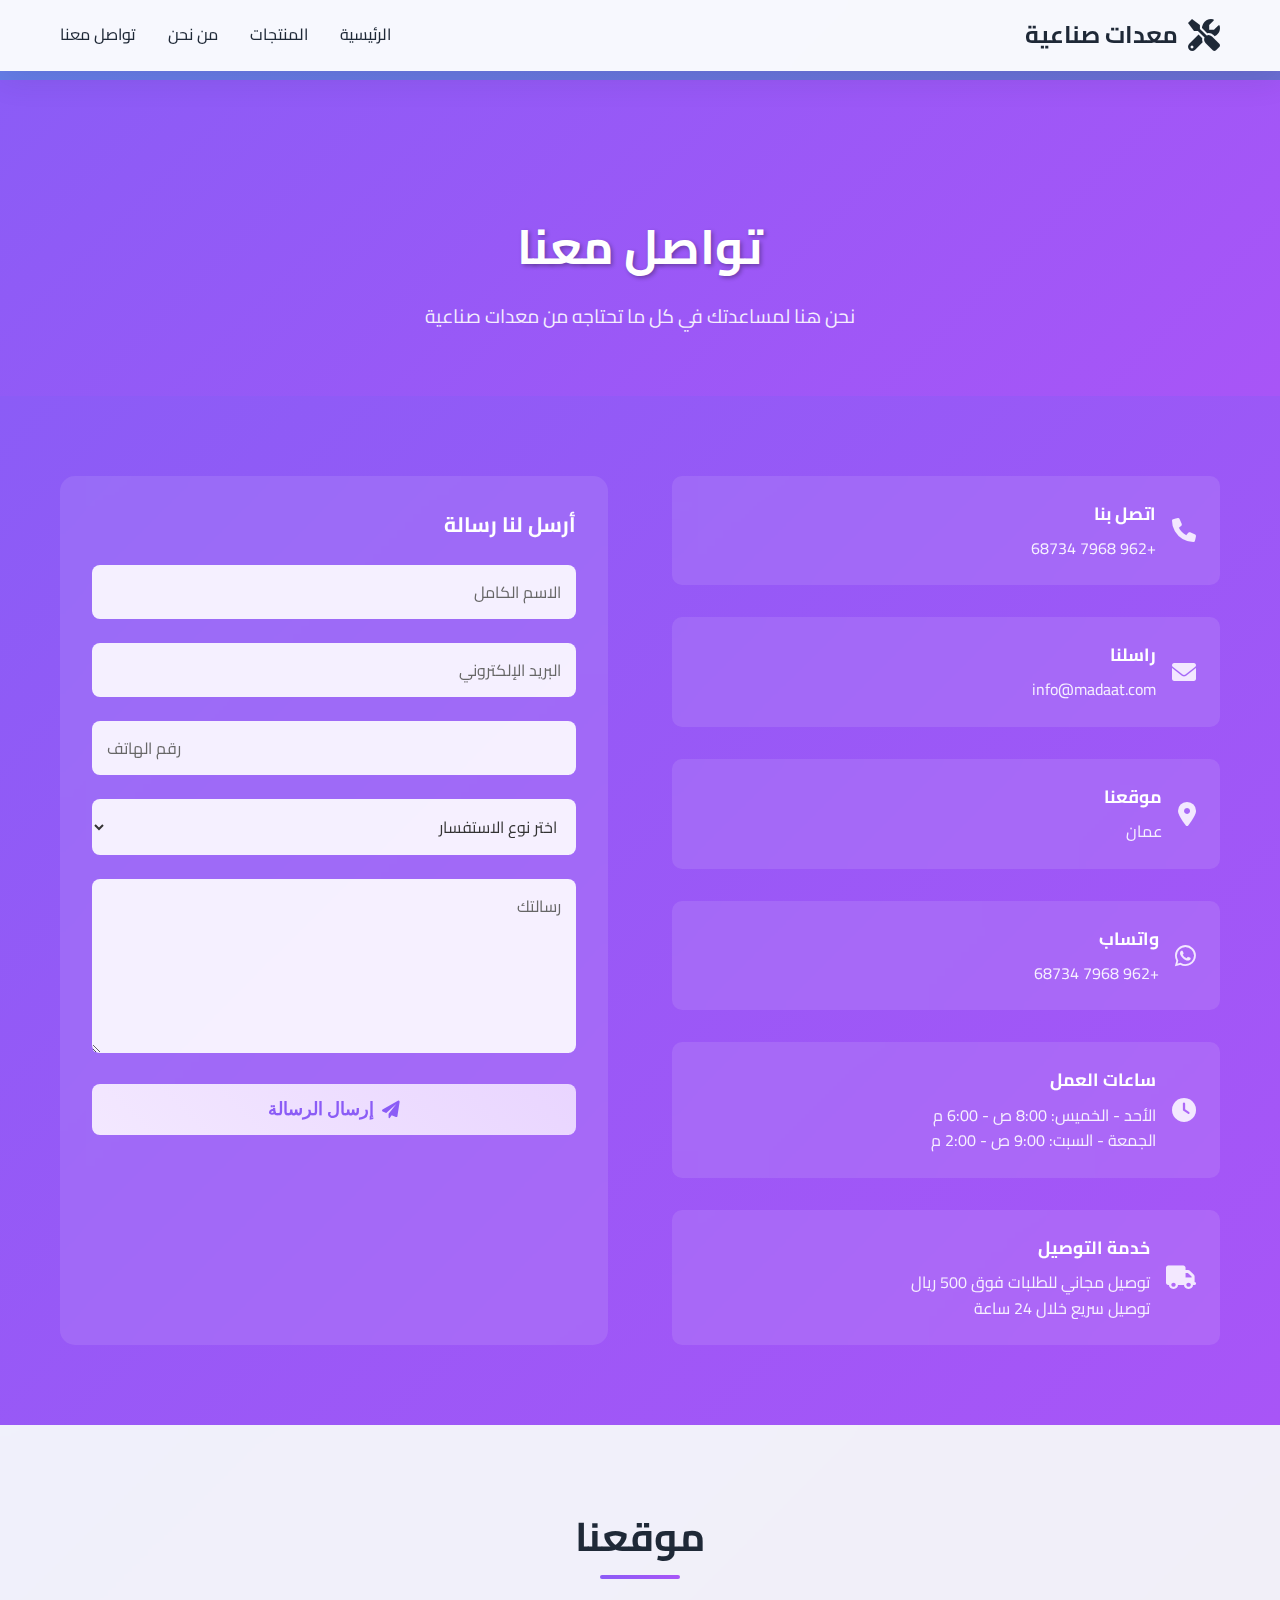
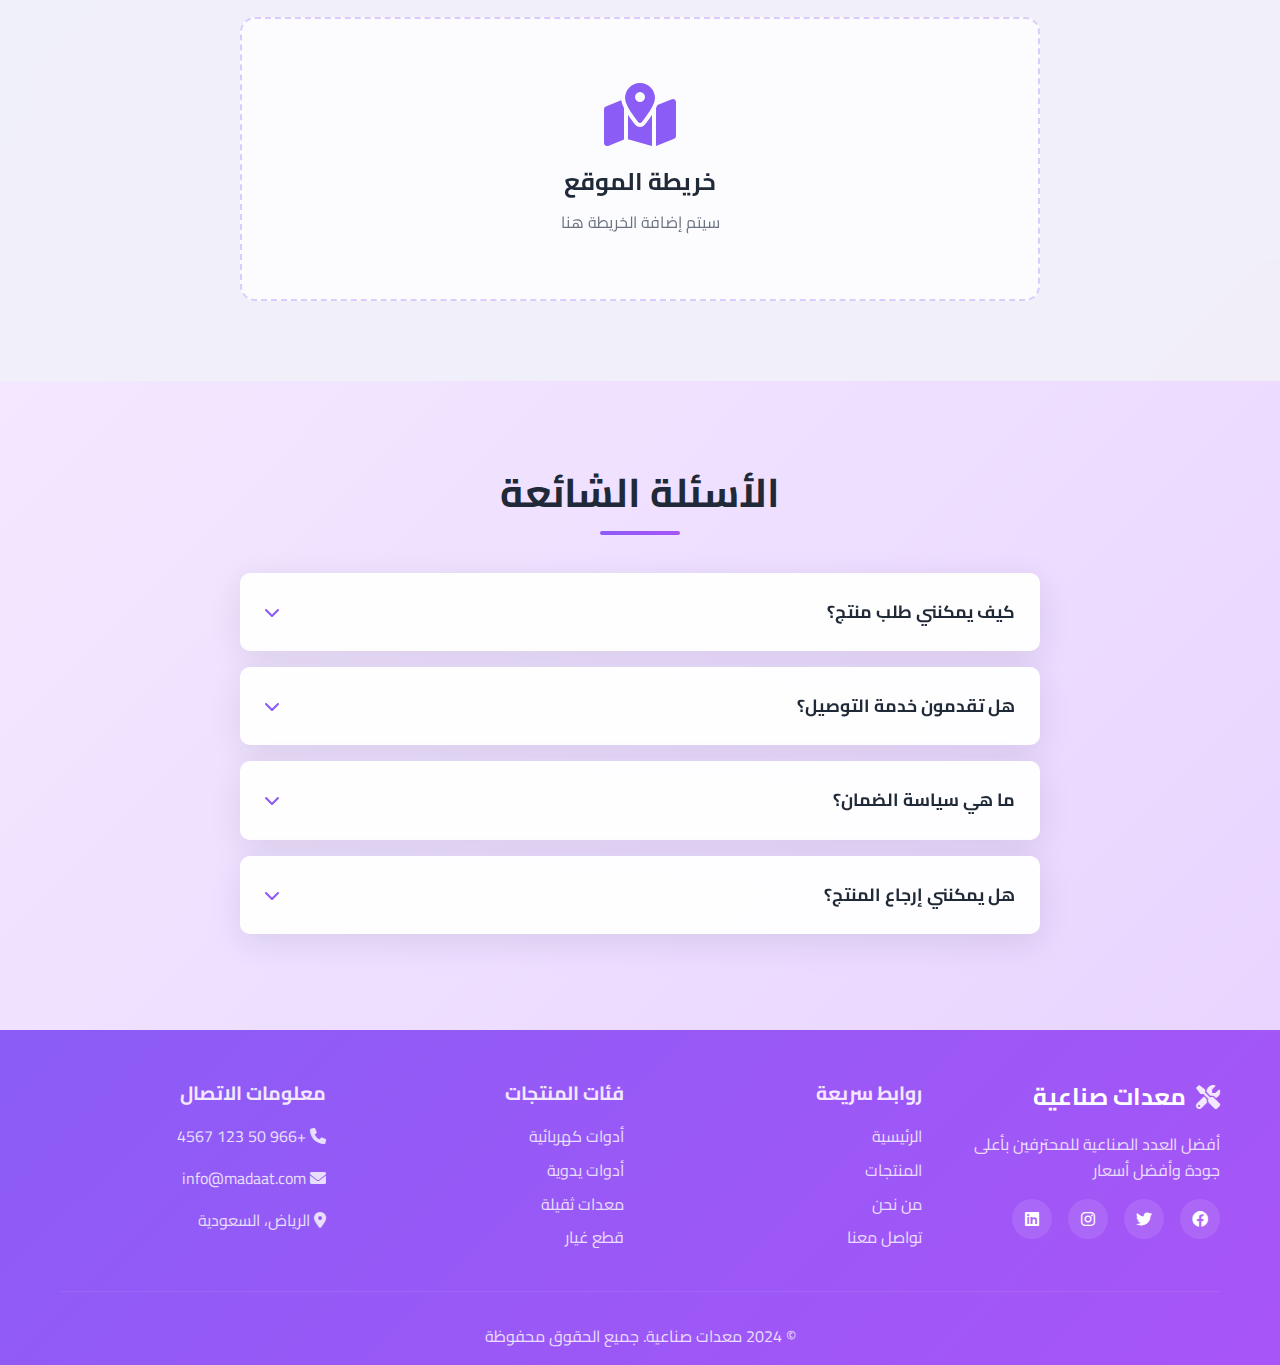
<file: jbailiInuds/contact.html>
<!DOCTYPE html>
<html lang="ar" dir="rtl">
<head>
    <meta charset="UTF-8">
    <meta name="viewport" content="width=device-width, initial-scale=1.0">
    <title>تواصل معنا - عبر القارات للمعدات الصناعية الجبيلي أخوان</title>
    <link rel="stylesheet" href="styles.css">
    <link href="https://cdnjs.cloudflare.com/ajax/libs/font-awesome/6.0.0/css/all.min.css" rel="stylesheet">
    <link href="https://fonts.googleapis.com/css2?family=Cairo:wght@300;400;600;700&display=swap" rel="stylesheet">
</head>
<body>
    <!-- Header -->
    <header class="header">
        <nav class="navbar">
            <div class="nav-container">
                <div class="nav-logo">
                    <i class="fas fa-tools"></i>
                    <span>معدات صناعية</span>
                </div>
                <ul class="nav-menu">
                    <li><a href="index.html" class="nav-link">الرئيسية</a></li>
                    <li><a href="products.html" class="nav-link">المنتجات</a></li>
                    <li><a href="about.html" class="nav-link">من نحن</a></li>
                    <li><a href="contact.html" class="nav-link active">تواصل معنا</a></li>
                </ul>
                <div class="hamburger">
                    <span class="bar"></span>
                    <span class="bar"></span>
                    <span class="bar"></span>
                </div>
            </div>
        </nav>
    </header>

    <!-- Page Header -->
    <section class="page-header">
        <div class="container">
            <h1>تواصل معنا</h1>
            <p>نحن هنا لمساعدتك في كل ما تحتاجه من معدات صناعية</p>
        </div>
    </section>

    <!-- Contact Section -->
    <section class="contact">
        <div class="container">
            <div class="contact-content">
                <div class="contact-info">
                    <div class="contact-item">
                        <i class="fas fa-phone"></i>
                        <div>
                            <h3>اتصل بنا</h3>
                            <p>+962 7968 68734</p>
                        </div>
                    </div>
                    <div class="contact-item">
                        <i class="fas fa-envelope"></i>
                        <div>
                            <h3>راسلنا</h3>
                            <p>info@madaat.com</p>
                        </div>
                    </div>
                    <div class="contact-item">
                        <i class="fas fa-map-marker-alt"></i>
                        <div>
                            <h3>موقعنا</h3>
                            <p>عمان</p>
                        </div>
                    </div>
                    <div class="contact-item">
                        <i class="fab fa-whatsapp"></i>
                        <div>
                            <h3>واتساب</h3>
                            <p>+962 7968 68734</p>
                        </div>
                    </div>
                    <div class="contact-item">
                        <i class="fas fa-clock"></i>
                        <div>
                            <h3>ساعات العمل</h3>
                            <p>الأحد - الخميس: 8:00 ص - 6:00 م</p>
                            <p>الجمعة - السبت: 9:00 ص - 2:00 م</p>
                        </div>
                    </div>
                    <div class="contact-item">
                        <i class="fas fa-truck"></i>
                        <div>
                            <h3>خدمة التوصيل</h3>
                            <p>توصيل مجاني للطلبات فوق 500 ريال</p>
                            <p>توصيل سريع خلال 24 ساعة</p>
                        </div>
                    </div>
                </div>
                <form class="contact-form">
                    <h3>أرسل لنا رسالة</h3>
                    <div class="form-group">
                        <input type="text" placeholder="الاسم الكامل" required>
                    </div>
                    <div class="form-group">
                        <input type="email" placeholder="البريد الإلكتروني" required>
                    </div>
                    <div class="form-group">
                        <input type="tel" placeholder="رقم الهاتف">
                    </div>
                    <div class="form-group">
                        <select required>
                            <option value="">اختر نوع الاستفسار</option>
                            <option value="product">استفسار عن منتج</option>
                            <option value="price">استفسار عن السعر</option>
                            <option value="delivery">استفسار عن التوصيل</option>
                            <option value="support">دعم فني</option>
                            <option value="other">أخرى</option>
                        </select>
                    </div>
                    <div class="form-group">
                        <textarea placeholder="رسالتك" rows="5" required></textarea>
                    </div>
                    <button type="submit" class="submit-btn">
                        <i class="fas fa-paper-plane"></i>
                        إرسال الرسالة
                    </button>
                </form>
            </div>
        </div>
    </section>

    <!-- Map Section -->
    <section class="map-section">
        <div class="container">
            <h2 class="section-title">موقعنا</h2>
            <div class="map-container">
                <div class="map-placeholder">
                    <i class="fas fa-map-marked-alt"></i>
                    <h3>خريطة الموقع</h3>
                    <p>سيتم إضافة الخريطة هنا</p>
                </div>
            </div>
        </div>
    </section>

    <!-- FAQ Section -->
    <section class="faq-section">
        <div class="container">
            <h2 class="section-title">الأسئلة الشائعة</h2>
            <div class="faq-grid">
                <div class="faq-item">
                    <div class="faq-question">
                        <h3>كيف يمكنني طلب منتج؟</h3>
                        <i class="fas fa-chevron-down"></i>
                    </div>
                    <div class="faq-answer">
                        <p>يمكنك التواصل معنا عبر الهاتف أو البريد الإلكتروني أو نموذج التواصل في الموقع، وسيقوم فريقنا بمساعدتك في اختيار المنتج المناسب.</p>
                    </div>
                </div>
                <div class="faq-item">
                    <div class="faq-question">
                        <h3>هل تقدمون خدمة التوصيل؟</h3>
                        <i class="fas fa-chevron-down"></i>
                    </div>
                    <div class="faq-answer">
                        <p>نعم، نقدم خدمة التوصيل لجميع أنحاء المملكة. التوصيل مجاني للطلبات التي تزيد عن 500 ريال.</p>
                    </div>
                </div>
                <div class="faq-item">
                    <div class="faq-question">
                        <h3>ما هي سياسة الضمان؟</h3>
                        <i class="fas fa-chevron-down"></i>
                    </div>
                    <div class="faq-answer">
                        <p>جميع منتجاتنا مضمونة من المصنع، وتتراوح فترة الضمان من سنة إلى 3 سنوات حسب نوع المنتج.</p>
                    </div>
                </div>
                <div class="faq-item">
                    <div class="faq-question">
                        <h3>هل يمكنني إرجاع المنتج؟</h3>
                        <i class="fas fa-chevron-down"></i>
                    </div>
                    <div class="faq-answer">
                        <p>نعم، يمكن إرجاع المنتج خلال 14 يوم من تاريخ الشراء بشرط أن يكون بحالته الأصلية.</p>
                    </div>
                </div>
            </div>
        </div>
    </section>

    <!-- Footer -->
    <footer class="footer">
        <div class="container">
            <div class="footer-content">
                <div class="footer-section">
                    <div class="footer-logo">
                        <i class="fas fa-tools"></i>
                        <span>معدات صناعية</span>
                    </div>
                    <p>أفضل العدد الصناعية للمحترفين بأعلى جودة وأفضل أسعار</p>
                    <div class="social-links">
                        <a href="#"><i class="fab fa-facebook"></i></a>
                        <a href="#"><i class="fab fa-twitter"></i></a>
                        <a href="#"><i class="fab fa-instagram"></i></a>
                        <a href="#"><i class="fab fa-linkedin"></i></a>
                    </div>
                </div>
                <div class="footer-section">
                    <h3>روابط سريعة</h3>
                    <ul>
                        <li><a href="index.html">الرئيسية</a></li>
                        <li><a href="products.html">المنتجات</a></li>
                        <li><a href="about.html">من نحن</a></li>
                        <li><a href="contact.html">تواصل معنا</a></li>
                    </ul>
                </div>
                <div class="footer-section">
                    <h3>فئات المنتجات</h3>
                    <ul>
                        <li><a href="products.html">أدوات كهربائية</a></li>
                        <li><a href="products.html">أدوات يدوية</a></li>
                        <li><a href="products.html">معدات ثقيلة</a></li>
                        <li><a href="products.html">قطع غيار</a></li>
                    </ul>
                </div>
                <div class="footer-section">
                    <h3>معلومات الاتصال</h3>
                    <p><i class="fas fa-phone"></i> +966 50 123 4567</p>
                    <p><i class="fas fa-envelope"></i> info@madaat.com</p>
                    <p><i class="fas fa-map-marker-alt"></i> الرياض، السعودية</p>
                </div>
            </div>
            <div class="footer-bottom">
                <p>&copy; 2024 معدات صناعية. جميع الحقوق محفوظة</p>
            </div>
        </div>
    </footer>

    <script src="script.js"></script>
</body>
</html>
</file>
<file: jbailiInuds/styles.css>
/* Reset and Base Styles */
* {
    margin: 0;
    padding: 0;
    box-sizing: border-box;
}

body {
    font-family: 'Cairo', sans-serif;
    line-height: 1.6;
    color: #1F2937;
    background: linear-gradient(135deg, #667eea 0%, #764ba2 100%);
}

.container {
    max-width: 1200px;
    margin: 0 auto;
    padding: 0 20px;
}

/* Header Styles */
.header {
    background: rgba(255, 255, 255, 0.95);
    backdrop-filter: blur(10px);
    position: fixed;
    top: 0;
    width: 100%;
    z-index: 1000;
    box-shadow: 0 8px 32px rgba(31, 41, 55, 0.1);
    border-bottom: 1px solid rgba(255, 255, 255, 0.2);
}

.navbar {
    padding: 1rem 0;
}

.nav-container {
    display: flex;
    justify-content: space-between;
    align-items: center;
    max-width: 1200px;
    margin: 0 auto;
    padding: 0 20px;
}

.nav-logo {
    display: flex;
    align-items: center;
    color: #1F2937;
    font-size: 1.5rem;
    font-weight: 700;
    text-decoration: none;
}

.nav-logo i {
    margin-left: 10px;
    font-size: 2rem;
}

.nav-menu {
    display: flex;
    list-style: none;
    gap: 2rem;
}

.nav-link {
    color: #1F2937;
    text-decoration: none;
    font-weight: 500;
    transition: all 0.3s ease;
    position: relative;
}

.nav-link:hover {
    color: #8B5CF6;
}

.nav-link::after {
    content: '';
    position: absolute;
    width: 0;
    height: 2px;
    bottom: -5px;
    right: 0;
    background: linear-gradient(45deg, #8B5CF6, #A855F7);
    transition: width 0.3s ease;
}

.nav-link:hover::after {
    width: 100%;
}

.hamburger {
    display: none;
    flex-direction: column;
    cursor: pointer;
}

.bar {
    width: 25px;
    height: 3px;
    background-color: #1F2937;
    margin: 3px 0;
    transition: 0.3s;
}

/* Hero Section */
.hero {
    min-height: 100vh;
    display: flex;
    align-items: center;
    background: linear-gradient(135deg, #667eea 0%, #764ba2 100%);
    position: relative;
    overflow: hidden;
    margin-top: 80px;
}

.hero::before {
    content: '';
    position: absolute;
    top: 0;
    left: 0;
    right: 0;
    bottom: 0;
    background: url('data:image/svg+xml,<svg xmlns="http://www.w3.org/2000/svg" viewBox="0 0 100 100"><defs><pattern id="grain" width="100" height="100" patternUnits="userSpaceOnUse"><circle cx="50" cy="50" r="1" fill="white" opacity="0.1"/></pattern></defs><rect width="100" height="100" fill="url(%23grain)"/></svg>');
    opacity: 0.3;
}

.hero-content {
    flex: 1;
    padding: 2rem;
    color: white;
    position: relative;
    z-index: 2;
}

.hero-title {
    font-size: 3.5rem;
    font-weight: 700;
    margin-bottom: 1rem;
    text-shadow: 2px 2px 4px rgba(0,0,0,0.3);
}

.hero-subtitle {
    font-size: 1.2rem;
    margin-bottom: 2rem;
    opacity: 0.9;
    line-height: 1.8;
}

.cta-button {
    background: linear-gradient(45deg, #8B5CF6, #A855F7);
    color: white;
    border: none;
    padding: 15px 30px;
    font-size: 1.1rem;
    font-weight: 600;
    border-radius: 50px;
    cursor: pointer;
    transition: all 0.3s ease;
    box-shadow: 0 4px 15px rgba(139, 92, 246, 0.3);
    display: inline-flex;
    align-items: center;
    gap: 10px;
}

.cta-button:hover {
    transform: translateY(-2px);
    box-shadow: 0 6px 20px rgba(139, 92, 246, 0.4);
}

.hero-image {
    flex: 1;
    position: relative;
    display: flex;
    align-items: center;
    justify-content: center;
}

.hero-bg {
    width: 400px;
    height: 400px;
    background: linear-gradient(45deg, rgba(255,255,255,0.1), rgba(255,255,255,0.05));
    border-radius: 50%;
    box-shadow: 0 20px 40px rgba(0,0,0,0.3);
    animation: float 6s ease-in-out infinite;
    display: flex;
    align-items: center;
    justify-content: center;
}

.hero-logo {
    max-width: 100%;
    max-height: 100%;
    border-radius: 50%;
    box-shadow: 0 12px 35px rgba(139, 92, 246, 0.3);
   
    transition: all 0.3s ease;
    
}

.hero-logo:hover {
    transform: scale(1.05);
    border-color: rgba(139, 92, 246, 0.6);
    box-shadow: 0 12px 35px rgba(139, 92, 246, 0.3);
}

@keyframes float {
    0%, 100% { transform: translateY(0px); }
    50% { transform: translateY(-20px); }
}

/* Section Titles */
.section-title {
    text-align: center;
    font-size: 2.5rem;
    font-weight: 700;
    margin-bottom: 3rem;
    color: #1F2937;
    position: relative;
}

.section-title::after {
    content: '';
    position: absolute;
    bottom: -10px;
    left: 50%;
    transform: translateX(-50%);
    width: 80px;
    height: 4px;
    background: linear-gradient(45deg, #8B5CF6, #A855F7);
    border-radius: 2px;
}

/* Products Section */
.products {
    padding: 5rem 0;
    background: rgba(255, 255, 255, 0.9);
    backdrop-filter: blur(10px);
}

.category-tabs {
    display: flex;
    justify-content: center;
    gap: 1rem;
    margin-bottom: 3rem;
    flex-wrap: wrap;
}

.tab-btn {
    background: rgba(255, 255, 255, 0.8);
    border: 2px solid rgba(139, 92, 246, 0.2);
    padding: 12px 24px;
    border-radius: 25px;
    cursor: pointer;
    transition: all 0.3s ease;
    font-weight: 500;
    color: #1F2937;
}

.tab-btn.active,
.tab-btn:hover {
    background: linear-gradient(45deg, #8B5CF6, #A855F7);
    color: white;
    border-color: #8B5CF6;
}

.products-grid {
    display: grid;
    grid-template-columns: repeat(auto-fit, minmax(300px, 1fr));
    gap: 2rem;
}

.product-card {
    background: rgba(255, 255, 255, 0.95);
    border-radius: 15px;
    overflow: hidden;
    box-shadow: 0 8px 32px rgba(31, 41, 55, 0.1);
    transition: all 0.3s ease;
    position: relative;
    border: 1px solid rgba(255, 255, 255, 0.2);
    backdrop-filter: blur(10px);
}

.product-card:hover {
    transform: translateY(-10px);
    box-shadow: 0 15px 40px rgba(0,0,0,0.2);
}

.product-image {
    position: relative;
    height: 250px;
    overflow: hidden;
}

.product-image img {
    width: 100%;
    height: 100%;
    object-fit: cover;
    transition: transform 0.3s ease;
}

.product-card:hover .product-image img {
    transform: scale(1.1);
}

.product-overlay {
    position: absolute;
    top: 0;
    left: 0;
    right: 0;
    bottom: 0;
    background: rgba(0,0,0,0.7);
    display: flex;
    align-items: center;
    justify-content: center;
    opacity: 0;
    transition: opacity 0.3s ease;
}

.product-card:hover .product-overlay {
    opacity: 1;
}

.quick-view {
    background: white;
    color: #333;
    border: none;
    padding: 10px 20px;
    border-radius: 25px;
    cursor: pointer;
    font-weight: 500;
    transition: all 0.3s ease;
}

.quick-view:hover {
    background: #667eea;
    color: white;
}

.product-info {
    padding: 1.5rem;
}

.product-info h3 {
    font-size: 1.2rem;
    margin-bottom: 0.5rem;
    color: #1F2937;
}

.product-info p {
    color: #6B7280;
    margin-bottom: 1rem;
    line-height: 1.6;
}

.product-price {
    font-size: 1.3rem;
    font-weight: 700;
    color: #8B5CF6;
    margin-bottom: 1rem;
}

.add-to-cart {
    width: 100%;
    background: linear-gradient(45deg, #8B5CF6, #A855F7);
    color: white;
    border: none;
    padding: 12px;
    border-radius: 8px;
    cursor: pointer;
    font-weight: 500;
    transition: all 0.3s ease;
    display: flex;
    align-items: center;
    justify-content: center;
    gap: 8px;
}

.add-to-cart:hover {
    transform: translateY(-2px);
    box-shadow: 0 5px 15px rgba(139, 92, 246, 0.4);
}

/* Features Section */
.features {
    padding: 5rem 0;
    background: linear-gradient(135deg, #F3E8FF 0%, #E9D5FF 100%);
}

.features-grid {
    display: grid;
    grid-template-columns: repeat(auto-fit, minmax(250px, 1fr));
    gap: 2rem;
}

.feature-card {
    background: rgba(255, 255, 255, 0.95);
    padding: 2rem;
    border-radius: 15px;
    text-align: center;
    box-shadow: 0 8px 32px rgba(31, 41, 55, 0.1);
    transition: all 0.3s ease;
    border: 1px solid rgba(255, 255, 255, 0.2);
    backdrop-filter: blur(10px);
}

.feature-card:hover {
    transform: translateY(-5px);
    box-shadow: 0 10px 30px rgba(0,0,0,0.15);
}

.feature-icon {
    width: 80px;
    height: 80px;
    background: linear-gradient(45deg, #8B5CF6, #A855F7);
    border-radius: 50%;
    display: flex;
    align-items: center;
    justify-content: center;
    margin: 0 auto 1.5rem;
}

.feature-icon i {
    font-size: 2rem;
    color: white;
}

.feature-card h3 {
    font-size: 1.3rem;
    margin-bottom: 1rem;
    color: #1F2937;
}

.feature-card p {
    color: #6B7280;
    line-height: 1.6;
}

/* About Section */
.about {
    padding: 5rem 0;
    background: rgba(255, 255, 255, 0.9);
    backdrop-filter: blur(10px);
}

.about-content {
    display: grid;
    grid-template-columns: 1fr 1fr;
    gap: 4rem;
    align-items: center;
}

.about-text p {
    font-size: 1.1rem;
    line-height: 1.8;
    color: #6B7280;
    margin-bottom: 2rem;
}

.about-stats {
    display: grid;
    grid-template-columns: repeat(3, 1fr);
    gap: 2rem;
    margin-top: 2rem;
}

.stat {
    text-align: center;
}

.stat h3 {
    font-size: 2.5rem;
    font-weight: 700;
    color: #8B5CF6;
    margin-bottom: 0.5rem;
}

.stat p {
    color: #6B7280;
    font-weight: 500;
}

.about-image img {
    width: 100%;
    border-radius: 15px;
    box-shadow: 0 10px 30px rgba(0,0,0,0.2);
}

/* Contact Section */
.contact {
    padding: 5rem 0;
    background: linear-gradient(135deg, #8B5CF6 0%, #A855F7 100%);
    color: white;
}

.contact .section-title {
    color: white;
}

.contact-content {
    display: grid;
    grid-template-columns: 1fr 1fr;
    gap: 4rem;
}

.contact-info {
    display: flex;
    flex-direction: column;
    gap: 2rem;
}

.contact-item {
    display: flex;
    align-items: center;
    gap: 1rem;
    padding: 1.5rem;
    background: rgba(255,255,255,0.1);
    border-radius: 10px;
    backdrop-filter: blur(10px);
}

.contact-item i {
    font-size: 1.5rem;
    color: #F3E8FF;
}

.contact-item h3 {
    margin-bottom: 0.5rem;
    font-size: 1.1rem;
}

.contact-item p {
    opacity: 0.9;
}

.contact-form {
    background: rgba(255,255,255,0.1);
    padding: 2rem;
    border-radius: 15px;
    backdrop-filter: blur(10px);
}

.form-group {
    margin-bottom: 1.5rem;
}

.form-group input,
.form-group textarea {
    width: 100%;
    padding: 12px 15px;
    border: none;
    border-radius: 8px;
    background: rgba(255,255,255,0.9);
    color: #333;
    font-family: inherit;
    font-size: 1rem;
}

.form-group input::placeholder,
.form-group textarea::placeholder {
    color: #666;
}

.form-group textarea {
    resize: vertical;
    min-height: 120px;
}

.submit-btn {
    width: 100%;
    background: linear-gradient(45deg, #F3E8FF, #E9D5FF);
    color: #8B5CF6;
    border: none;
    padding: 15px;
    border-radius: 8px;
    font-size: 1.1rem;
    font-weight: 600;
    cursor: pointer;
    transition: all 0.3s ease;
    display: flex;
    align-items: center;
    justify-content: center;
    gap: 8px;
}

.submit-btn:hover {
    transform: translateY(-2px);
    box-shadow: 0 5px 15px rgba(243, 232, 255, 0.4);
}

/* Footer */
.footer {
    background: linear-gradient(135deg, #8B5CF6 0%, #A855F7 100%);
    color: white;
    padding: 3rem 0 1rem;
}

.footer-content {
    display: grid;
    grid-template-columns: repeat(auto-fit, minmax(250px, 1fr));
    gap: 2rem;
    margin-bottom: 2rem;
}

.footer-section h3 {
    margin-bottom: 1rem;
    color: #F3E8FF;
    font-size: 1.2rem;
}

.footer-logo {
    display: flex;
    align-items: center;
    font-size: 1.5rem;
    font-weight: 700;
    margin-bottom: 1rem;
}

.footer-logo i {
    margin-left: 10px;
    color: #F3E8FF;
}

.footer-section p {
    line-height: 1.6;
    margin-bottom: 1rem;
    opacity: 0.8;
}

.footer-section ul {
    list-style: none;
}

.footer-section ul li {
    margin-bottom: 0.5rem;
}

.footer-section ul li a {
    color: white;
    text-decoration: none;
    opacity: 0.8;
    transition: all 0.3s ease;
}

.footer-section ul li a:hover {
    color: #F3E8FF;
    opacity: 1;
}

.social-links {
    display: flex;
    gap: 1rem;
    margin-top: 1rem;
}

.social-links a {
    width: 40px;
    height: 40px;
    background: rgba(255,255,255,0.1);
    border-radius: 50%;
    display: flex;
    align-items: center;
    justify-content: center;
    color: white;
    text-decoration: none;
    transition: all 0.3s ease;
}

.social-links a:hover {
    background: #F3E8FF;
    color: #8B5CF6;
    transform: translateY(-2px);
}

.footer-bottom {
    text-align: center;
    padding-top: 2rem;
    border-top: 1px solid rgba(255,255,255,0.1);
    opacity: 0.8;
}

/* Responsive Design */
@media (max-width: 768px) {
    .hamburger {
        display: flex;
    }
    
            .nav-menu {
            position: fixed;
            right: -100%;
            top: 70px;
            flex-direction: column;
            background-color: rgba(255, 255, 255, 0.95);
            backdrop-filter: blur(10px);
            width: 100%;
            text-align: center;
            transition: 0.3s;
            box-shadow: 0 10px 27px rgba(31, 41, 55, 0.1);
            padding: 2rem 0;
        }
    
    .nav-menu.active {
        right: 0;
    }
    
    .hero {
        flex-direction: column;
        text-align: center;
        padding: 2rem 0;
    }
    
    .hero-title {
        font-size: 2.5rem;
    }
    
    .hero-bg {
        width: 300px;
        height: 300px;
        margin-top: 2rem;
    }
    
    .hero-logo {
        max-width: 85%;
        max-height: 85%;
    }
    
    .about-content {
        grid-template-columns: 1fr;
        gap: 2rem;
    }
    
    .contact-content {
        grid-template-columns: 1fr;
        gap: 2rem;
    }
    
    .about-stats {
        grid-template-columns: 1fr;
        gap: 1rem;
    }
    
    .category-tabs {
        flex-direction: column;
        align-items: center;
    }
    
    .tab-btn {
        width: 200px;
    }
}

@media (max-width: 480px) {
    .hero-title {
        font-size: 2rem;
    }
    
    .section-title {
        font-size: 2rem;
    }
    
    .products-grid {
        grid-template-columns: 1fr;
    }
    
    .features-grid {
        grid-template-columns: 1fr;
    }
    
    .footer-content {
        grid-template-columns: 1fr;
        text-align: center;
    }
}

/* Page Header */
.page-header {
    background: linear-gradient(135deg, #8B5CF6 0%, #A855F7 100%);
    color: white;
    padding: 8rem 0 4rem;
    text-align: center;
    margin-top: 80px;
}

.page-header h1 {
    font-size: 3rem;
    font-weight: 700;
    margin-bottom: 1rem;
    text-shadow: 2px 2px 4px rgba(0,0,0,0.3);
}

.page-header p {
    font-size: 1.2rem;
    opacity: 0.9;
    max-width: 600px;
    margin: 0 auto;
}

/* Mission & Vision Section */
.mission-vision {
    padding: 5rem 0;
    background: linear-gradient(135deg, #F3E8FF 0%, #E9D5FF 100%);
}

.mission-vision-grid {
    display: grid;
    grid-template-columns: repeat(auto-fit, minmax(300px, 1fr));
    gap: 2rem;
}

.mission-card {
    background: rgba(255, 255, 255, 0.95);
    padding: 2.5rem;
    border-radius: 15px;
    text-align: center;
    box-shadow: 0 8px 32px rgba(31, 41, 55, 0.1);
    transition: all 0.3s ease;
    backdrop-filter: blur(10px);
}

.mission-card:hover {
    transform: translateY(-5px);
    box-shadow: 0 10px 30px rgba(0,0,0,0.15);
}

.mission-icon {
    width: 80px;
    height: 80px;
    background: linear-gradient(45deg, #8B5CF6, #A855F7);
    border-radius: 50%;
    display: flex;
    align-items: center;
    justify-content: center;
    margin: 0 auto 1.5rem;
}

.mission-icon i {
    font-size: 2rem;
    color: white;
}

.mission-card h3 {
    font-size: 1.5rem;
    margin-bottom: 1rem;
    color: #1F2937;
}

.mission-card p {
    color: #6B7280;
    line-height: 1.6;
}

/* Map Section */
.map-section {
    padding: 5rem 0;
    background: rgba(255, 255, 255, 0.9);
    backdrop-filter: blur(10px);
}

.map-container {
    max-width: 800px;
    margin: 0 auto;
}

.map-placeholder {
    background: rgba(255, 255, 255, 0.8);
    border: 2px dashed rgba(139, 92, 246, 0.3);
    border-radius: 15px;
    padding: 4rem 2rem;
    text-align: center;
    color: #6B7280;
}

.map-placeholder i {
    font-size: 4rem;
    color: #8B5CF6;
    margin-bottom: 1rem;
}

.map-placeholder h3 {
    font-size: 1.5rem;
    margin-bottom: 0.5rem;
    color: #1F2937;
}

/* FAQ Section */
.faq-section {
    padding: 5rem 0;
    background: linear-gradient(135deg, #F3E8FF 0%, #E9D5FF 100%);
}

.faq-grid {
    max-width: 800px;
    margin: 0 auto;
}

.faq-item {
    background: rgba(255, 255, 255, 0.95);
    border-radius: 10px;
    margin-bottom: 1rem;
    box-shadow: 0 8px 32px rgba(31, 41, 55, 0.1);
    overflow: hidden;
    border: 1px solid rgba(255, 255, 255, 0.2);
    backdrop-filter: blur(10px);
}

.faq-question {
    padding: 1.5rem;
    display: flex;
    justify-content: space-between;
    align-items: center;
    cursor: pointer;
    transition: all 0.3s ease;
}

.faq-question:hover {
    background: rgba(139, 92, 246, 0.05);
}

.faq-question h3 {
    font-size: 1.1rem;
    color: #1F2937;
    margin: 0;
}

.faq-question i {
    color: #8B5CF6;
    transition: transform 0.3s ease;
}

.faq-item.active .faq-question i {
    transform: rotate(180deg);
}

.faq-answer {
    padding: 0 1.5rem;
    max-height: 0;
    overflow: hidden;
    transition: all 0.3s ease;
}

.faq-item.active .faq-answer {
    padding: 0 1.5rem 1.5rem;
    max-height: 200px;
}

.faq-answer p {
    color: #6B7280;
    line-height: 1.6;
    margin: 0;
}

/* Contact Form Enhancements */
.contact-form h3 {
    color: white;
    margin-bottom: 1.5rem;
    font-size: 1.3rem;
}

.contact-form select {
    width: 100%;
    padding: 12px 15px;
    border: none;
    border-radius: 8px;
    background: rgba(255,255,255,0.9);
    color: #333;
    font-family: inherit;
    font-size: 1rem;
}

.contact-form select:focus {
    outline: none;
    background: white;
}

/* Smooth Scrolling */
html {
    scroll-behavior: smooth;
}

/* Loading Animation */
@keyframes fadeInUp {
    from {
        opacity: 0;
        transform: translateY(30px);
    }
    to {
        opacity: 1;
        transform: translateY(0);
    }
}

.product-card,
.feature-card {
    animation: fadeInUp 0.6s ease forwards;
}

/* Custom Scrollbar */
::-webkit-scrollbar {
    width: 8px;
}

::-webkit-scrollbar-track {
    background: linear-gradient(135deg, #667eea 0%, #764ba2 100%);
}

::-webkit-scrollbar-thumb {
    background: linear-gradient(45deg, #8B5CF6, #A855F7);
    border-radius: 4px;
}

::-webkit-scrollbar-thumb:hover {
    background: linear-gradient(45deg, #A855F7, #9333EA);
}
</file>
